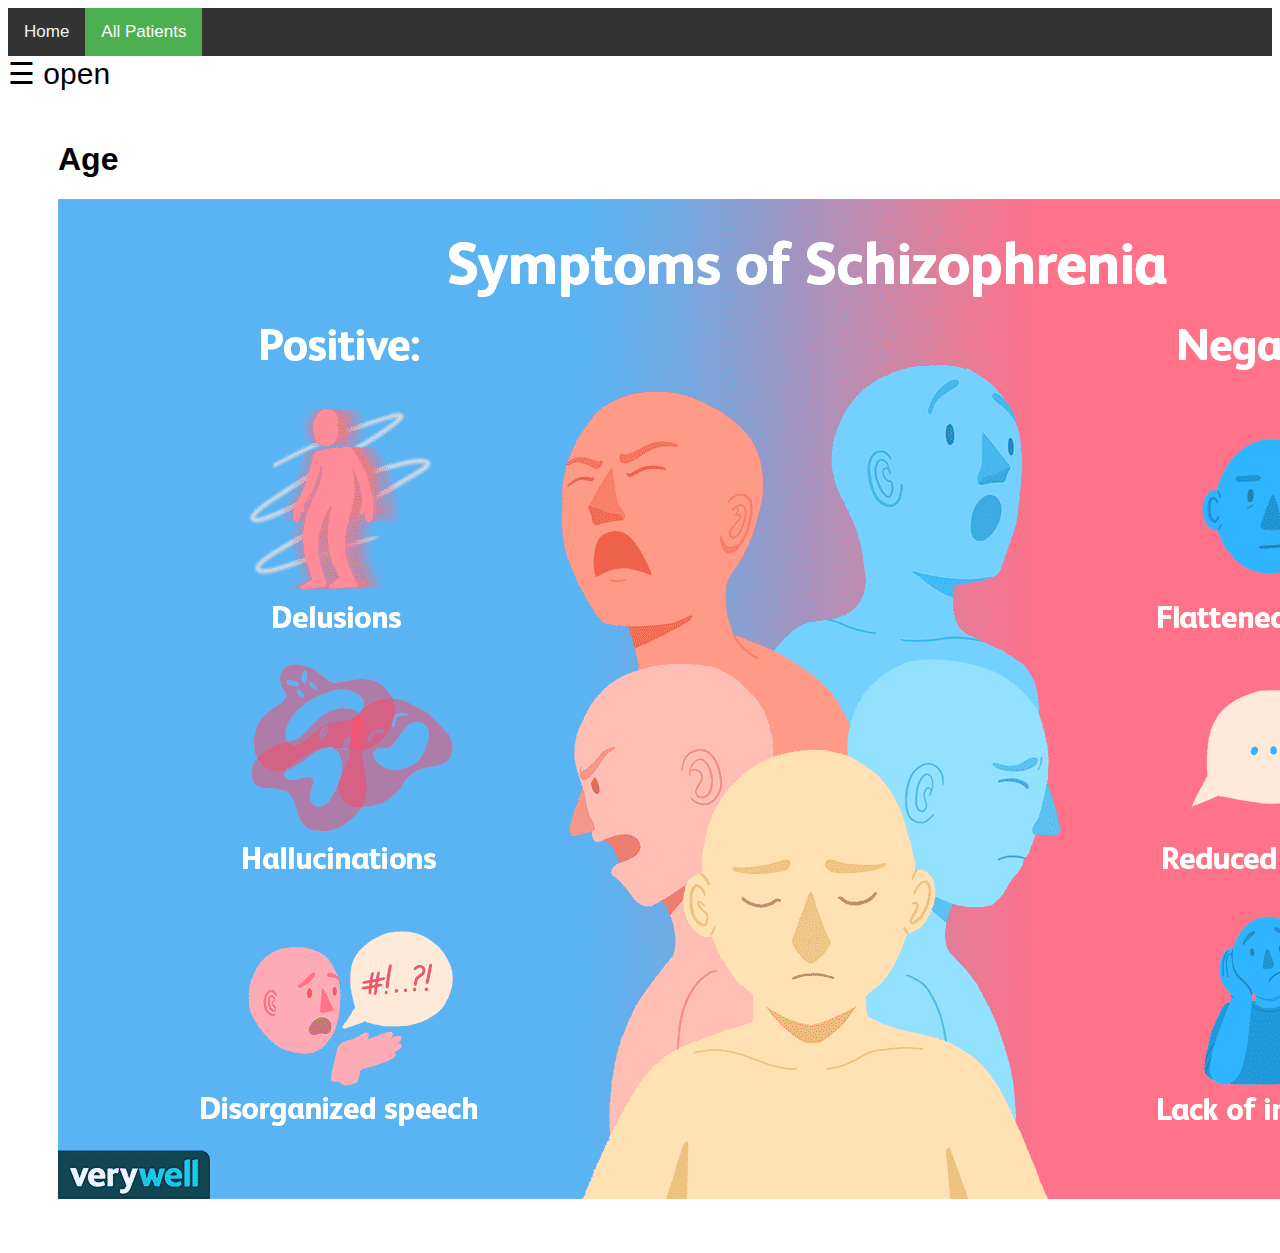
<file: age.html>
<!DOCTYPE html>
<html>
    <head>
        <meta charset="utf-8">
        <title>All Patients</title>
        <link rel="stylesheet" href="patients.css">
    </head>
    <body>
        <div class="topnav"> 
          <a href="https://zaudrey.github.io/schizoproject.github.io/">Home</a>
          <a class="active" href="https://zaudrey.github.io/schizoproject.github.io/everyone.html">All Patients</a>
        </div>
        
          <div id="mySidenav" class="sidenav">
            <a href="javascript:void(0)" class="closebtn" onclick="closeNav()">&times;</a>
            <a href="https://zaudrey.github.io/schizoproject.github.io/everyone.html">Everyone</a>
            <a href="https://zaudrey.github.io/schizoproject.github.io/treated.html">Treated</a>
            <a href="https://zaudrey.github.io/schizoproject.github.io/untreated.html">Untreated</a>
            <a class="active" href="https://zaudrey.github.io/schizoproject.github.io/age.html">Age</a>
          </div>

         <span style="font-size:30px;cursor:pointer" onclick="openNav()">&#9776; open</span>

        <div class="margin">
            <h1>Age</h1>
           
            
            <div class="square">
            <img src= 
                "https://zaudrey.github.io/schizoproject.github.io/schizopatientsimg.png"
                    alt="Schizophrenia Image"> 
            </div>
           
        </div> 
        
        <script>
            function openNav() {
              document.getElementById("mySidenav").style.width = "250px";
            }

            function closeNav() {
              document.getElementById("mySidenav").style.width = "0";
            }
        </script>
        
    </body>
</html>
</file>
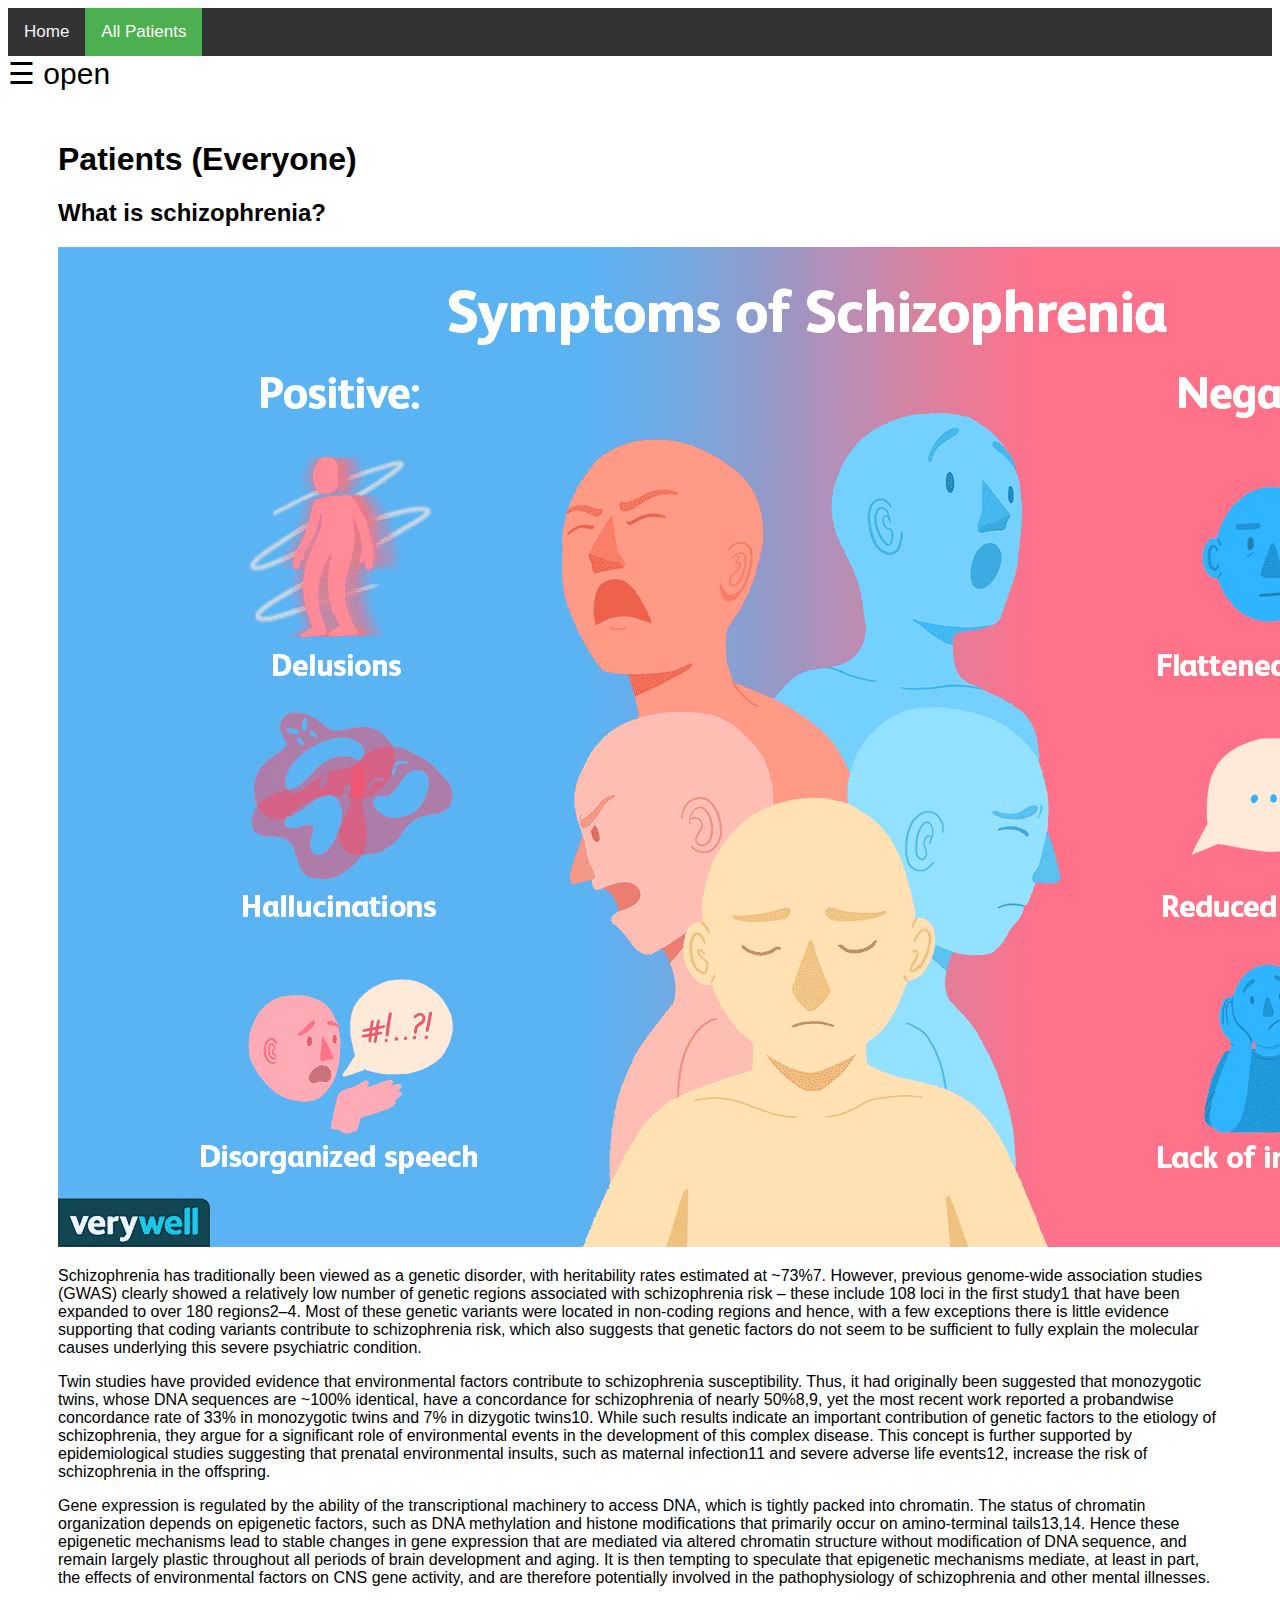
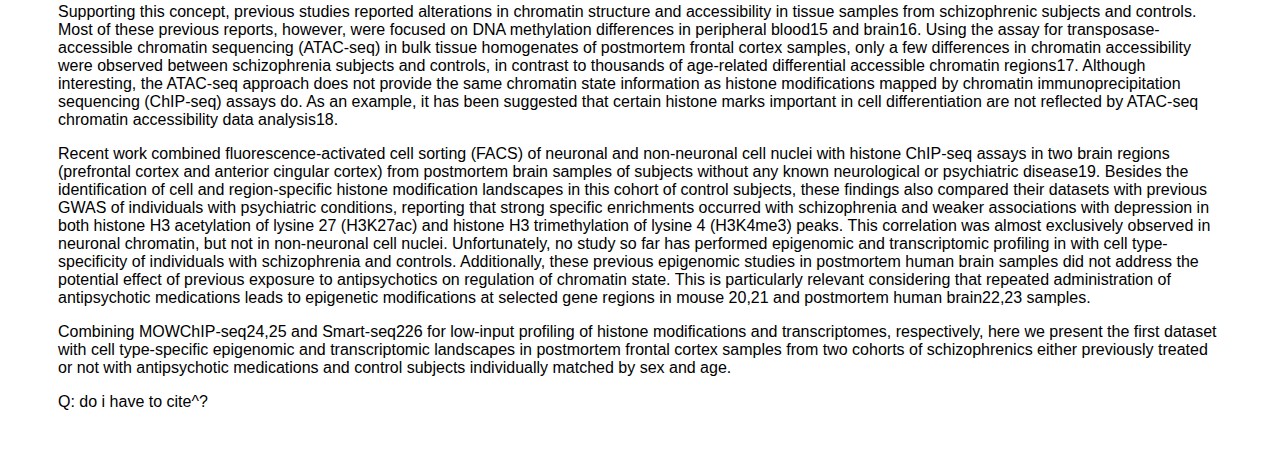
<file: everyone.html>
<!DOCTYPE html>
<html>
    <head>
        <meta charset="utf-8">
        <title>All Patients</title>
        <link rel="stylesheet" href="patients.css">
    </head>
    <body>
        <div class="topnav"> 
          <a href="https://zaudrey.github.io/schizoproject.github.io/">Home</a>
          <a class="active" href="https://zaudrey.github.io/schizoproject.github.io/everyone.html">All Patients</a>
        </div>
        
          <div id="mySidenav" class="sidenav">
            <a href="javascript:void(0)" class="closebtn" onclick="closeNav()">&times;</a>
            <a class="active" href="https://zaudrey.github.io/schizoproject.github.io/everyone.html">Everyone</a>
            <a href="https://zaudrey.github.io/schizoproject.github.io/treated.html">Treated</a>
            <a href="https://zaudrey.github.io/schizoproject.github.io/untreated.html">Untreated</a>
            <a href="https://zaudrey.github.io/schizoproject.github.io/age.html">Age</a>
          </div>

         <span style="font-size:30px;cursor:pointer" onclick="openNav()">&#9776; open</span>

        <div class="margin">
            <h1>Patients (Everyone)</h1>
            <h2>What is schizophrenia?</h2>
            
            
            <div class="square">
            <img src= 
                "https://zaudrey.github.io/schizoproject.github.io/schizopatientsimg.png"
                    alt="Schizophrenia Image"> 
            </div>

            <div>
            <p>Schizophrenia has traditionally been viewed as a genetic disorder, with heritability rates estimated at ~73%7. However, previous genome-wide association studies 
                (GWAS) clearly showed a relatively low number of genetic regions associated with schizophrenia risk – these include 108 loci in the first study1 that have been 
                expanded to over 180 regions2–4. Most of these genetic variants were located in non-coding regions and hence, with a few exceptions there is little evidence 
                supporting that coding variants contribute to schizophrenia risk, which also suggests that genetic factors do not seem to be sufficient to fully explain the 
                molecular causes underlying this severe psychiatric condition.</p>

           <p>Twin studies have provided evidence that environmental factors contribute to schizophrenia susceptibility. Thus, it had originally been suggested that monozygotic
               twins, whose DNA sequences are ~100% identical, have a concordance for schizophrenia of nearly 50%8,9, yet the most recent work reported a probandwise concordance
               rate of 33% in monozygotic twins and 7% in dizygotic twins10. While such results indicate an important contribution of genetic factors to the etiology of 
               schizophrenia, they argue for a significant role of environmental events in the development of this complex disease. This concept is further supported by 
               epidemiological studies suggesting that prenatal environmental insults, such as maternal infection11 and severe adverse life events12, increase the risk of 
               schizophrenia in the offspring.</p>

           <p>Gene expression is regulated by the ability of the transcriptional machinery to access DNA, which is tightly packed into chromatin. The status of chromatin 
               organization depends on epigenetic factors, such as DNA methylation and histone modifications that primarily occur on amino-terminal tails13,14. Hence these 
               epigenetic mechanisms lead to stable changes in gene expression that are mediated via altered chromatin structure without modification of DNA sequence, and remain
               largely plastic throughout all periods of brain development and aging. It is then tempting to speculate that epigenetic mechanisms mediate, at least in part, the 
               effects of environmental factors on CNS gene activity, and are therefore potentially involved in the pathophysiology of schizophrenia and other mental 
               illnesses.</p>

           <p>Supporting this concept, previous studies reported alterations in chromatin structure and accessibility in tissue samples from schizophrenic subjects and controls.
               Most of these previous reports, however, were focused on DNA methylation differences in peripheral blood15 and brain16. Using the assay for transposase-accessible
               chromatin sequencing (ATAC-seq) in bulk tissue homogenates of postmortem frontal cortex samples, only a few differences in chromatin accessibility were observed 
               between schizophrenia subjects and controls, in contrast to thousands of age-related differential accessible chromatin regions17. Although interesting, the 
               ATAC-seq approach does not provide the same chromatin state information as histone modifications mapped by chromatin immunoprecipitation sequencing (ChIP-seq) 
               assays do. As an example, it has been suggested that certain histone marks important in cell differentiation are not reflected by ATAC-seq chromatin accessibility
               data analysis18.</p>

          <p>Recent work combined fluorescence-activated cell sorting (FACS) of neuronal and non-neuronal cell nuclei with histone ChIP-seq assays in two brain regions 
              (prefrontal cortex and anterior cingular cortex) from postmortem brain samples of subjects without any known neurological or psychiatric disease19. Besides the 
              identification of cell and region-specific histone modification landscapes in this cohort of control subjects, these findings also compared their datasets with 
              previous GWAS of individuals with psychiatric conditions, reporting that strong specific enrichments occurred with schizophrenia and weaker associations with 
              depression in both histone H3 acetylation of lysine 27 (H3K27ac) and histone H3 trimethylation of lysine 4 (H3K4me3) peaks. This correlation was almost exclusively
              observed in neuronal chromatin, but not in non-neuronal cell nuclei. Unfortunately, no study so far has performed epigenomic and transcriptomic profiling in with 
              cell type-specificity of individuals with schizophrenia and controls. Additionally, these previous epigenomic studies in postmortem human brain samples did not 
              address the potential effect of previous exposure to antipsychotics on regulation of chromatin state. This is particularly relevant considering that repeated 
              administration of antipsychotic medications leads to epigenetic modifications at selected gene regions in mouse 20,21 and postmortem human brain22,23 samples.</p>

           <p>Combining MOWChIP-seq24,25 and Smart-seq226 for low-input profiling of histone modifications and transcriptomes, respectively, here we present the first dataset 
                with cell type-specific epigenomic and transcriptomic landscapes in postmortem frontal cortex samples from two cohorts of schizophrenics either previously 
                treated or not with antipsychotic medications and control subjects individually matched by sex and age.</p>
           
            <p>Q: do i have to cite^?</p>
            </div>
        </div> 
        
        <script>
            function openNav() {
              document.getElementById("mySidenav").style.width = "250px";
            }

            function closeNav() {
              document.getElementById("mySidenav").style.width = "0";
            }
            
            
        </script>
        
    </body>
</html>
</file>
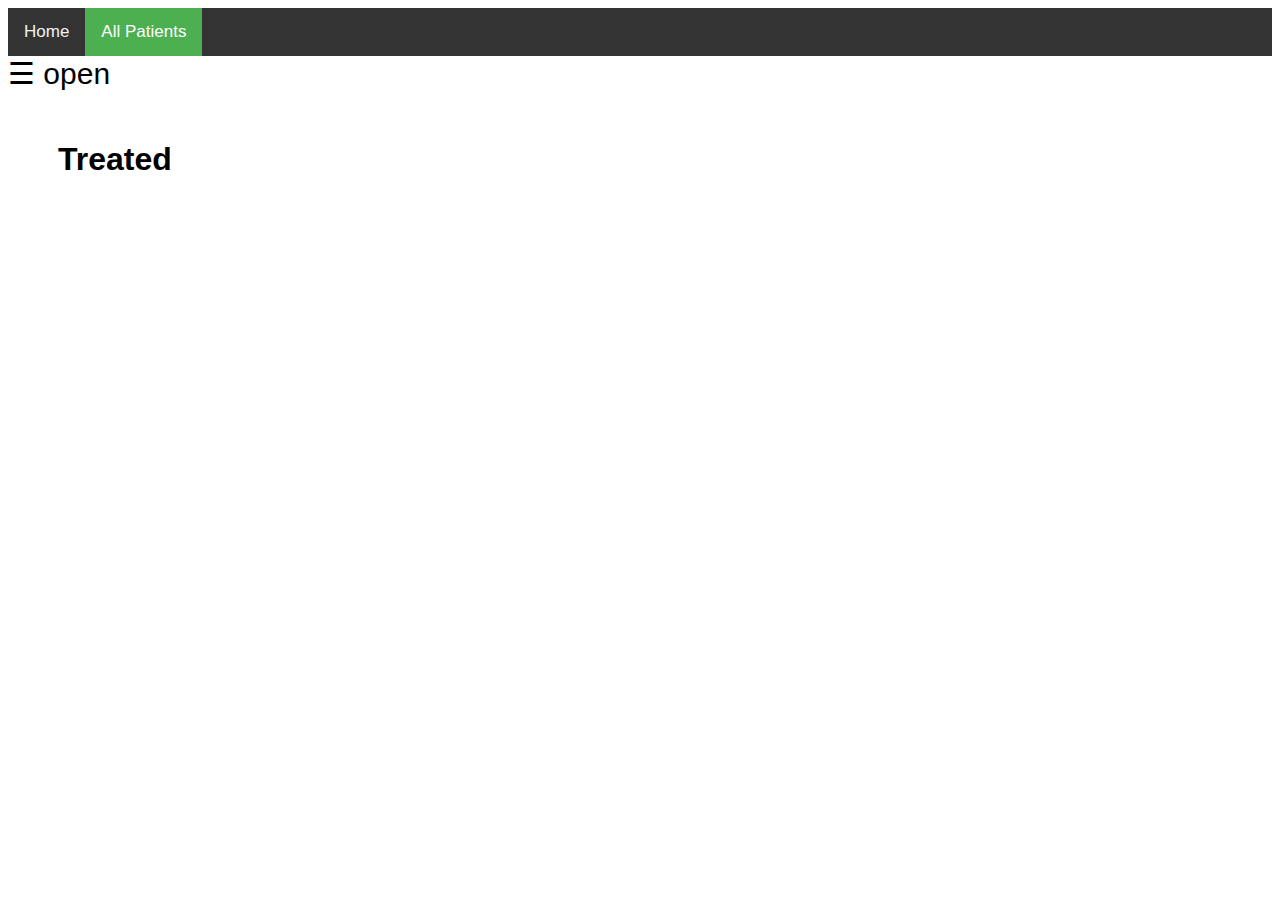
<file: treated.html>
<!DOCTYPE html>
<html>
    <head>
        <meta charset="utf-8">
        <title>All Patients</title>
        <link rel="stylesheet" href="patients.css">
    </head>
    <body>
        <div class="topnav"> 
          <a href="https://zaudrey.github.io/schizoproject.github.io/">Home</a>
          <a class="active" href="https://zaudrey.github.io/schizoproject.github.io/everyone.html">All Patients</a>
        </div>
        
          <div id="mySidenav" class="sidenav">
            <a href="javascript:void(0)" class="closebtn" onclick="closeNav()">&times;</a>
            <a href="https://zaudrey.github.io/schizoproject.github.io/everyone.html">Everyone</a>
            <a class="active" href="https://zaudrey.github.io/schizoproject.github.io/treated.html">Treated</a>
            <a href="https://zaudrey.github.io/schizoproject.github.io/untreated.html">Untreated</a>
            <a href="https://zaudrey.github.io/schizoproject.github.io/age.html">Age</a>
          </div>

         <span style="font-size:30px;cursor:pointer" onclick="openNav()">&#9776; open</span>

        <div class="margin">
            <h1>Treated</h1>
            
        </div> 
        
        <script>
            function openNav() {
              document.getElementById("mySidenav").style.width = "250px";
            }

            function closeNav() {
              document.getElementById("mySidenav").style.width = "0";
            }
        </script>
        
    </body>
</html>
</file>
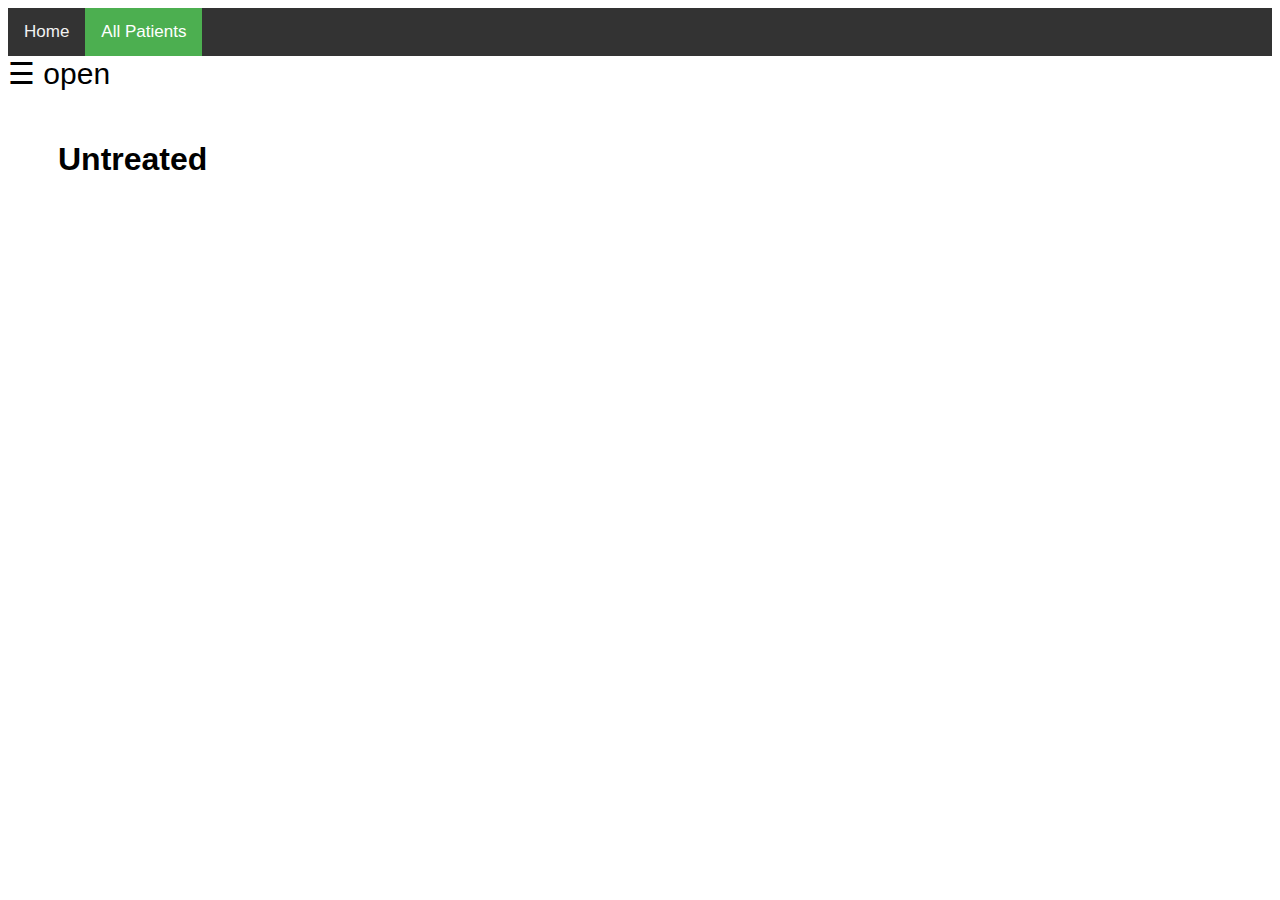
<file: untreated.html>
<!DOCTYPE html>
<html>
    <head>
        <meta charset="utf-8">
        <title>All Patients</title>
        <link rel="stylesheet" href="patients.css">
    </head>
    <body>
        <div class="topnav"> 
          <a href="https://zaudrey.github.io/schizoproject.github.io/">Home</a>
          <a class="active" href="https://zaudrey.github.io/schizoproject.github.io/everyone.html">All Patients</a>
        </div>
        
          <div id="mySidenav" class="sidenav">
            <a href="javascript:void(0)" class="closebtn" onclick="closeNav()">&times;</a>
            <a href="https://zaudrey.github.io/schizoproject.github.io/everyone.html">Everyone</a>
            <a href="https://zaudrey.github.io/schizoproject.github.io/treated.html">Treated</a>
            <a class="active" href="https://zaudrey.github.io/schizoproject.github.io/untreated.html">Untreated</a>
            <a href="https://zaudrey.github.io/schizoproject.github.io/age.html">Age</a>
          </div>

         <span style="font-size:30px;cursor:pointer" onclick="openNav()">&#9776; open</span>

        <div class="margin">
            <h1>Untreated</h1>
            
        </div> 
        
        <script>
            function openNav() {
              document.getElementById("mySidenav").style.width = "250px";
            }

            function closeNav() {
              document.getElementById("mySidenav").style.width = "0";
            }
        </script>
        
    </body>
</html>
</file>
<file: patients.css>
.margin{
                margin: 50px;
            }            
            /* add a black background color to the top navigation */
            .topnav{
                background-color: #333;
                overflow: hidden;
             }
            /* style the links inside the navigation bar*/
             .topnav a{
                 float: left;
                 color: #f2f2f2;
                 text-align: center;
                 padding: 14px 16px;
                 text-decoration: none;
                 font-size: 17px;
             }
            /* change the color of the links on hover */
            .topnav a:hover{
                background-color: #ddd;
                color: black;
            }
            /* add a color ot the active/current link*/ 
            .topnav a.active{
                background-color: #4CAF50;
                color: white;
            }
            
            /* changes font of body*/
            body{
                font-family: Arial;
            }
            
           .sidenav {
              height: 100%;
              width: 0;
              position: fixed;
              z-index: 1;
              top: 0;
              left: 0;
              background-color: #111;
              overflow-x: hidden;
              transition: 0.5s;
              padding-top: 60px;
            }

            .sidenav a {
              padding: 8px 8px 8px 32px;
              text-decoration: none;
              font-size: 25px;
              color: #818181;
              display: block;
              transition: 0.3s;
            }

            .sidenav a:hover {
              color: #f1f1f1;
            }

            .sidenav .closebtn {
              position: absolute;
              top: 0;
              right: 25px;
              font-size: 36px;
              margin-left: 50px;
            }

            @media screen and (max-height: 450px) {
              .sidenav {padding-top: 15px;}
              .sidenav a {font-size: 18px;}
            }


          /* Main content */
          .main {
            margin-left: 200px; /* Same as the width of the sidenav */
            font-size: 20px; /* Increased text to enable scrolling */
            padding: 0px 10px;
          }

          /* Add an active class to the active dropdown button */
          .active {
            background-color: green;
            color: white;
          }

           /*body {
            margin: 20px;
            text-align: center;
            }
            h1 {
                        color: green;
            }
            img {
                        float: left; 
                        margin: 5px;
            }
            p {
                        text-align: justify;
                        font-size: 25px;
            }*/
</file>
